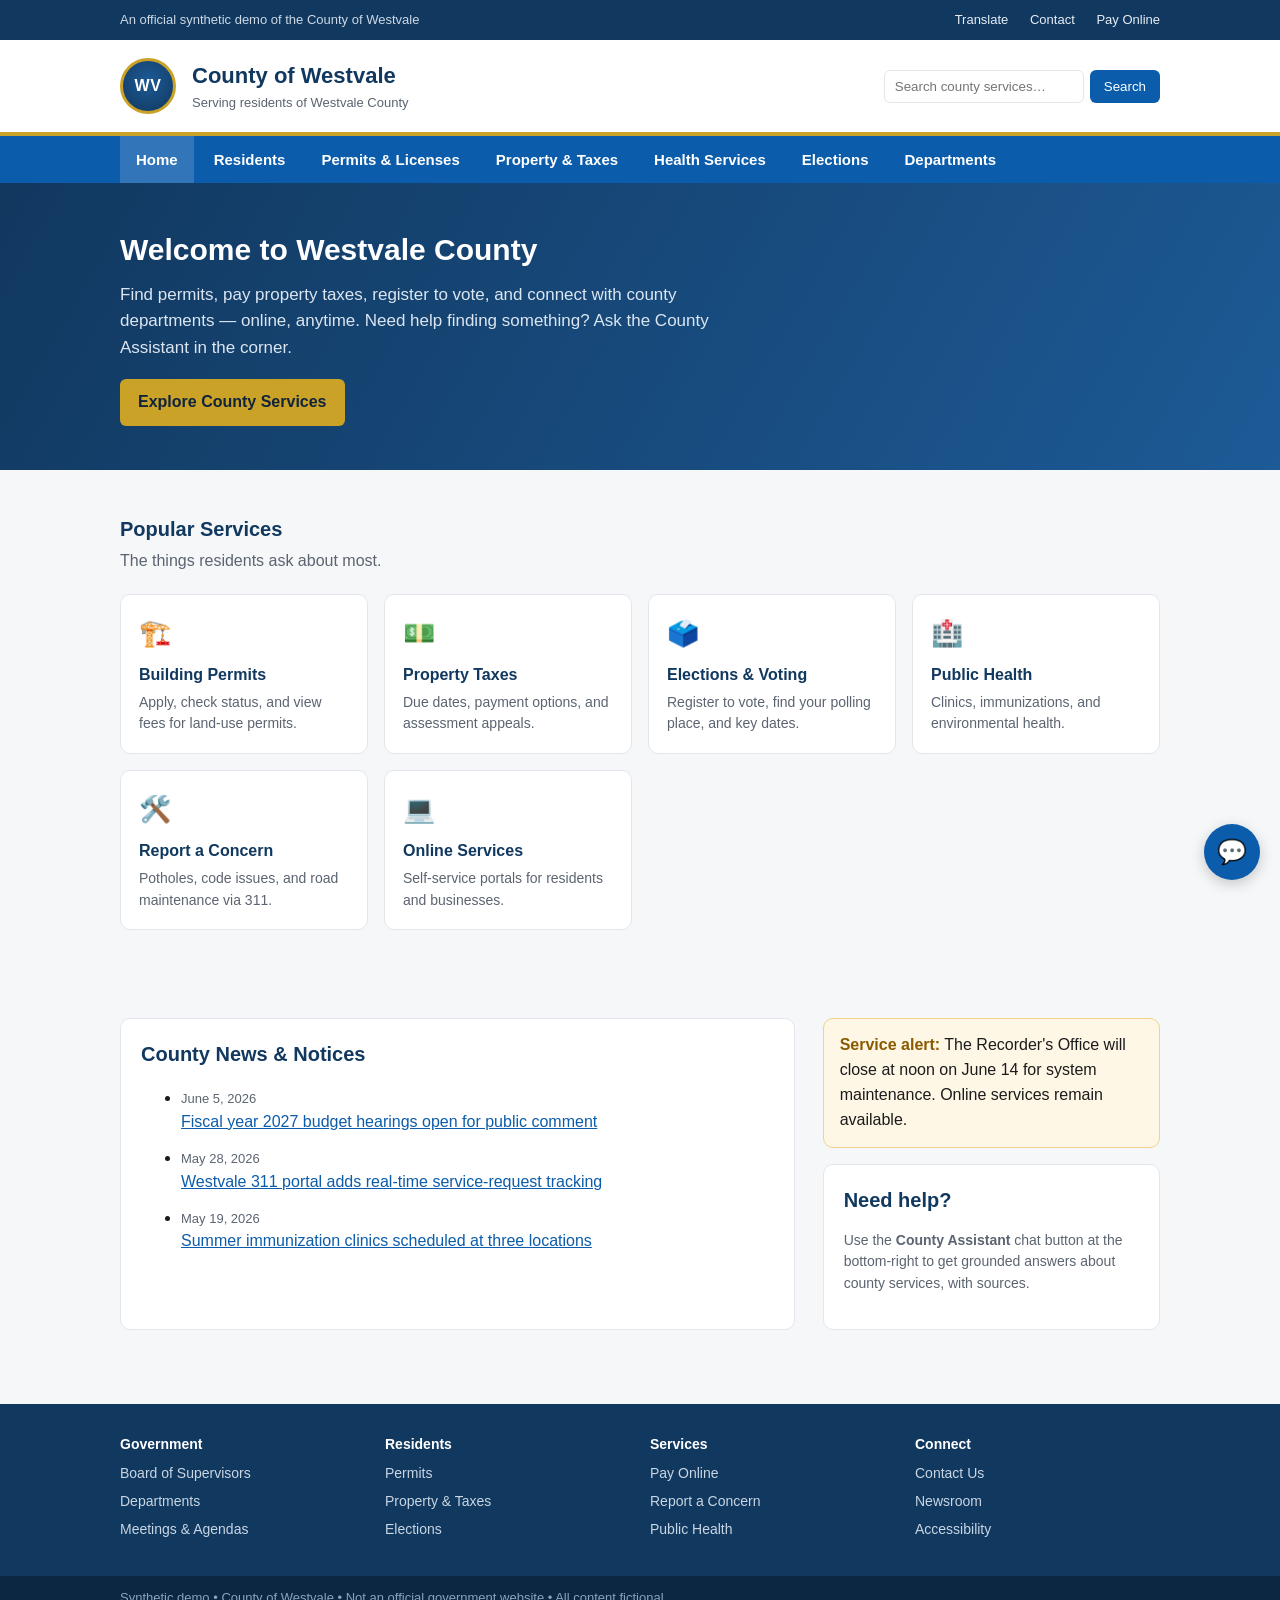
<file: wordpress/demo-site/index.html>
<!DOCTYPE html>
<!--
  County of Westvale — SYNTHETIC demo site (not a real government website).
  ----------------------------------------------------------------------------
  This is a mock WordPress-style theme used to demonstrate how the Azure AI
  Foundry chatbot embeds into a county website that (in production) is hosted on
  AWS. It loads the SAME widget assets shipped in wordpress/widget/ and points
  them at the local FastAPI backend, which stands in for the APIM -> Foundry path.

  All content, names, and figures are fictional (County of Westvale).

  Run locally:
    1) Start the backend (allows this page's origin via CORS):
         APP_CORS_ORIGINS="http://localhost:8080" \
           .venv/bin/python -m uvicorn app.main:app --app-dir src --port 8000
    2) Serve this site:
         python -m http.server 8080 -d wordpress
    3) Open: http://localhost:8080/demo-site/
-->
<html lang="en">
<head>
  <meta charset="utf-8" />
  <meta name="viewport" content="width=device-width, initial-scale=1" />
  <title>County of Westvale — Residents, Services &amp; Government</title>
  <style>
    :root {
      --gov-navy: #11385f;
      --gov-blue: #0b5cab;
      --gov-gold: #c9a227;
      --gov-bg: #f6f7f9;
      --gov-text: #1b1b1b;
      --gov-muted: #5b6470;
      --gov-line: #e3e6ea;
    }
    * { box-sizing: border-box; }
    body {
      margin: 0;
      font-family: -apple-system, BlinkMacSystemFont, "Segoe UI", Roboto, Helvetica, Arial, sans-serif;
      color: var(--gov-text);
      background: var(--gov-bg);
      line-height: 1.55;
    }
    a { color: var(--gov-blue); }

    /* Top utility bar */
    .gov-utility {
      background: var(--gov-navy);
      color: #cdd9e6;
      font-size: 13px;
    }
    .gov-utility .wrap { display: flex; justify-content: space-between; align-items: center; }
    .gov-utility a { color: #e7eef6; text-decoration: none; }
    .gov-utility .links a { margin-left: 18px; }

    .wrap { max-width: 1080px; margin: 0 auto; padding: 10px 20px; }

    /* Masthead */
    .gov-masthead { background: #fff; border-bottom: 4px solid var(--gov-gold); }
    .gov-masthead .wrap { display: flex; align-items: center; gap: 16px; padding: 18px 20px; }
    .gov-seal {
      width: 56px; height: 56px; border-radius: 50%;
      background: radial-gradient(circle at 50% 40%, #1d5a96, var(--gov-navy));
      color: #fff; display: grid; place-items: center; font-weight: 700; letter-spacing: .5px;
      border: 3px solid var(--gov-gold); flex: 0 0 auto;
    }
    .gov-brand h1 { font-size: 22px; margin: 0; color: var(--gov-navy); }
    .gov-brand p { margin: 0; color: var(--gov-muted); font-size: 13px; }
    .gov-search { margin-left: auto; display: flex; gap: 6px; }
    .gov-search input { padding: 8px 10px; border: 1px solid var(--gov-line); border-radius: 6px; min-width: 200px; }
    .gov-search button { padding: 8px 14px; border: none; border-radius: 6px; background: var(--gov-blue); color: #fff; cursor: pointer; }

    /* Primary nav */
    .gov-nav { background: var(--gov-blue); }
    .gov-nav .wrap { display: flex; gap: 4px; padding: 0 20px; flex-wrap: wrap; }
    .gov-nav a {
      color: #fff; text-decoration: none; padding: 12px 16px; font-weight: 600; font-size: 15px;
    }
    .gov-nav a:hover, .gov-nav a.active { background: rgba(255,255,255,.16); }

    /* Hero */
    .gov-hero {
      background: linear-gradient(120deg, var(--gov-navy), #1d5a96);
      color: #fff;
    }
    .gov-hero .wrap { padding: 44px 20px; }
    .gov-hero h2 { font-size: 30px; margin: 0 0 8px; }
    .gov-hero p { font-size: 17px; max-width: 640px; color: #dce6f1; margin: 0 0 18px; }
    .gov-hero .cta { display: inline-block; background: var(--gov-gold); color: #11243b; font-weight: 700;
      padding: 11px 18px; border-radius: 6px; text-decoration: none; }

    /* Quick services */
    .section { padding: 34px 20px; }
    .section h3 { color: var(--gov-navy); font-size: 20px; margin: 0 0 4px; }
    .section .sub { color: var(--gov-muted); margin: 0 0 20px; }
    .cards { display: grid; grid-template-columns: repeat(auto-fit, minmax(220px, 1fr)); gap: 16px; }
    .card {
      background: #fff; border: 1px solid var(--gov-line); border-radius: 10px; padding: 18px;
      text-decoration: none; color: inherit; transition: box-shadow .15s, transform .15s;
    }
    .card:hover { box-shadow: 0 8px 22px rgba(17,56,95,.12); transform: translateY(-2px); }
    .card .ico { font-size: 26px; }
    .card h4 { margin: 10px 0 4px; color: var(--gov-navy); font-size: 16px; }
    .card p { margin: 0; color: var(--gov-muted); font-size: 14px; }

    /* Two-column content */
    .grid2 { display: grid; grid-template-columns: 2fr 1fr; gap: 28px; }
    .panel { background: #fff; border: 1px solid var(--gov-line); border-radius: 10px; padding: 20px; }
    .panel h3 { margin-top: 0; }
    .news li { margin-bottom: 12px; }
    .news .date { color: var(--gov-muted); font-size: 13px; display: block; }
    .alert { background: #fff7e6; border: 1px solid #f0d28a; border-radius: 10px; padding: 14px 16px; }
    .alert strong { color: #8a5a00; }

    /* Footer */
    .gov-footer { background: var(--gov-navy); color: #c9d6e4; margin-top: 30px; }
    .gov-footer .wrap { display: grid; grid-template-columns: repeat(auto-fit, minmax(180px,1fr)); gap: 20px; padding: 30px 20px; }
    .gov-footer h5 { color: #fff; margin: 0 0 8px; font-size: 14px; }
    .gov-footer a { color: #c9d6e4; text-decoration: none; display: block; font-size: 14px; margin-bottom: 6px; }
    .gov-legal { background: #0c2742; color: #8ba3bd; font-size: 13px; }
    .gov-legal .wrap { padding: 12px 20px; }

    @media (max-width: 760px) {
      .grid2 { grid-template-columns: 1fr; }
      .gov-search { display: none; }
    }
  </style>
</head>
<body>
  <!-- Utility bar -->
  <div class="gov-utility">
    <div class="wrap">
      <span>An official synthetic demo of the County of Westvale</span>
      <span class="links">
        <a href="#">Translate</a>
        <a href="#">Contact</a>
        <a href="#">Pay Online</a>
      </span>
    </div>
  </div>

  <!-- Masthead -->
  <header class="gov-masthead">
    <div class="wrap">
      <div class="gov-seal">WV</div>
      <div class="gov-brand">
        <h1>County of Westvale</h1>
        <p>Serving residents of Westvale County</p>
      </div>
      <form class="gov-search" onsubmit="return false;">
        <input type="text" placeholder="Search county services…" aria-label="Search" />
        <button type="submit">Search</button>
      </form>
    </div>
  </header>

  <!-- Primary navigation -->
  <nav class="gov-nav">
    <div class="wrap">
      <a href="#" class="active">Home</a>
      <a href="#">Residents</a>
      <a href="#">Permits &amp; Licenses</a>
      <a href="#">Property &amp; Taxes</a>
      <a href="#">Health Services</a>
      <a href="#">Elections</a>
      <a href="#">Departments</a>
    </div>
  </nav>

  <!-- Hero -->
  <section class="gov-hero">
    <div class="wrap">
      <h2>Welcome to Westvale County</h2>
      <p>Find permits, pay property taxes, register to vote, and connect with county
         departments — online, anytime. Need help finding something? Ask the County
         Assistant in the corner.</p>
      <a class="cta" href="#services">Explore County Services</a>
    </div>
  </section>

  <!-- Quick services -->
  <section class="section" id="services">
    <div class="wrap">
      <h3>Popular Services</h3>
      <p class="sub">The things residents ask about most.</p>
      <div class="cards">
        <a class="card" href="#"><div class="ico">🏗️</div><h4>Building Permits</h4><p>Apply, check status, and view fees for land-use permits.</p></a>
        <a class="card" href="#"><div class="ico">💵</div><h4>Property Taxes</h4><p>Due dates, payment options, and assessment appeals.</p></a>
        <a class="card" href="#"><div class="ico">🗳️</div><h4>Elections &amp; Voting</h4><p>Register to vote, find your polling place, and key dates.</p></a>
        <a class="card" href="#"><div class="ico">🏥</div><h4>Public Health</h4><p>Clinics, immunizations, and environmental health.</p></a>
        <a class="card" href="#"><div class="ico">🛠️</div><h4>Report a Concern</h4><p>Potholes, code issues, and road maintenance via 311.</p></a>
        <a class="card" href="#"><div class="ico">💻</div><h4>Online Services</h4><p>Self-service portals for residents and businesses.</p></a>
      </div>
    </div>
  </section>

  <!-- Two-column content -->
  <section class="section">
    <div class="wrap grid2">
      <div class="panel news">
        <h3>County News &amp; Notices</h3>
        <ul>
          <li><span class="date">June 5, 2026</span><a href="#">Fiscal year 2027 budget hearings open for public comment</a></li>
          <li><span class="date">May 28, 2026</span><a href="#">Westvale 311 portal adds real-time service-request tracking</a></li>
          <li><span class="date">May 19, 2026</span><a href="#">Summer immunization clinics scheduled at three locations</a></li>
        </ul>
      </div>
      <aside>
        <div class="alert">
          <strong>Service alert:</strong> The Recorder's Office will close at noon on
          June 14 for system maintenance. Online services remain available.
        </div>
        <div class="panel" style="margin-top:16px;">
          <h3 style="margin-top:0;">Need help?</h3>
          <p style="color:var(--gov-muted); font-size:14px;">
            Use the <strong>County Assistant</strong> chat button at the bottom-right
            to get grounded answers about county services, with sources.
          </p>
        </div>
      </aside>
    </div>
  </section>

  <!-- Footer -->
  <footer class="gov-footer">
    <div class="wrap">
      <div><h5>Government</h5><a href="#">Board of Supervisors</a><a href="#">Departments</a><a href="#">Meetings &amp; Agendas</a></div>
      <div><h5>Residents</h5><a href="#">Permits</a><a href="#">Property &amp; Taxes</a><a href="#">Elections</a></div>
      <div><h5>Services</h5><a href="#">Pay Online</a><a href="#">Report a Concern</a><a href="#">Public Health</a></div>
      <div><h5>Connect</h5><a href="#">Contact Us</a><a href="#">Newsroom</a><a href="#">Accessibility</a></div>
    </div>
  </footer>
  <div class="gov-legal"><div class="wrap">Synthetic demo • County of Westvale • Not an official government website • All content fictional.</div></div>

  <!--
    ===== County Assistant widget (the SAME assets shipped in wordpress/widget/) =====
    In production this runs on the hosted WordPress site and calls APIM, which
    fronts Azure AI Foundry. For this local demo we point it directly at the
    FastAPI backend in browser-direct mode.
  -->
  <link rel="stylesheet" href="../widget/county-assistant-widget.css" />
  <div id="county-assistant-root"></div>
  <script>
    // Backend base (stands in for the APIM -> Foundry path in this local demo).
    var COUNTY_API_BASE = "http://localhost:8000";

    // Sensible defaults; overridden below by the backend's active site profile so
    // the SAME page reflects whichever DEMO_SITE_PROFILE the backend is running.
    window.CountyAssistant = {
      endpoint: COUNTY_API_BASE + "/api/chat",
      mode: "browser-direct",
      title: "County Assistant",
      greeting: "Hi! I can help with Westvale County services — permits, taxes, voting, health, and more. What do you need?"
    };

    // Programmatic site switch: ask the backend which site profile is active.
    // (Set DEMO_SITE_PROFILE=westvale|staging on the backend to switch.)
    function loadWidget() {
      var s = document.createElement("script");
      s.src = "../widget/county-assistant-widget.js";
      s.defer = true;
      document.body.appendChild(s);
    }
    fetch(COUNTY_API_BASE + "/api/site")
      .then(function (r) { return r.ok ? r.json() : null; })
      .then(function (p) {
        if (p) {
          window.CountyAssistant.title = p.title || window.CountyAssistant.title;
          window.CountyAssistant.greeting = p.greeting || window.CountyAssistant.greeting;
          document.documentElement.setAttribute("data-county-site", p.site || "westvale");
        }
        loadWidget();
      })
      .catch(function () { loadWidget(); /* keep defaults if backend not reachable */ });
  </script>
</body>
</html>
</file>
<file: wordpress/widget/county-assistant-widget.css>
/* County Assistant — widget styles (prototype). Minimal, accessible, themeable. */
:root {
  --ca-primary: #0b5cab;
  --ca-primary-contrast: #ffffff;
  --ca-bg: #ffffff;
  --ca-user: #e7f0fb;
  --ca-assistant: #f3f4f6;
  --ca-text: #1b1b1b;
  --ca-radius: 12px;
}

.ca-launcher {
  position: fixed;
  right: 20px;
  bottom: 20px;
  width: 56px;
  height: 56px;
  border-radius: 50%;
  border: none;
  background: var(--ca-primary);
  color: var(--ca-primary-contrast);
  font-size: 24px;
  cursor: pointer;
  box-shadow: 0 4px 14px rgba(0, 0, 0, 0.2);
  z-index: 2147483000;
}
.ca-launcher:focus-visible { outline: 3px solid #ffbf47; outline-offset: 2px; }

.ca-panel {
  position: fixed;
  right: 20px;
  bottom: 88px;
  width: 360px;
  max-width: calc(100vw - 40px);
  height: 520px;
  max-height: calc(100vh - 120px);
  background: var(--ca-bg);
  color: var(--ca-text);
  border-radius: var(--ca-radius);
  box-shadow: 0 12px 40px rgba(0, 0, 0, 0.25);
  display: flex;
  flex-direction: column;
  overflow: hidden;
  z-index: 2147483000;
  font-family: system-ui, -apple-system, Segoe UI, Roboto, sans-serif;
}
.ca-panel[hidden] { display: none; }

.ca-header {
  display: flex;
  align-items: center;
  justify-content: space-between;
  padding: 12px 14px;
  background: var(--ca-primary);
  color: var(--ca-primary-contrast);
}
.ca-title { font-weight: 600; }
.ca-close {
  background: transparent;
  border: none;
  color: inherit;
  font-size: 22px;
  line-height: 1;
  cursor: pointer;
}

.ca-messages {
  flex: 1;
  padding: 12px;
  overflow-y: auto;
  display: flex;
  flex-direction: column;
  gap: 8px;
}
.ca-msg {
  padding: 8px 12px;
  border-radius: 10px;
  max-width: 85%;
  white-space: pre-wrap;
  word-wrap: break-word;
  font-size: 14px;
  line-height: 1.4;
}
.ca-user { align-self: flex-end; background: var(--ca-user); }
.ca-assistant { align-self: flex-start; background: var(--ca-assistant); }

.ca-citations {
  align-self: flex-start;
  font-size: 12px;
  color: #444;
  display: flex;
  flex-wrap: wrap;
  gap: 6px;
  align-items: center;
}
.ca-citations-title { font-weight: 600; margin-right: 4px; }
.ca-cite {
  background: #eef2f7;
  border-radius: 999px;
  padding: 2px 8px;
  color: var(--ca-primary);
  text-decoration: none;
}

.ca-form { display: flex; gap: 8px; padding: 10px; border-top: 1px solid #eee; }
.ca-input {
  flex: 1;
  padding: 10px;
  border: 1px solid #ccc;
  border-radius: 8px;
  font-size: 14px;
}
.ca-send {
  background: var(--ca-primary);
  color: var(--ca-primary-contrast);
  border: none;
  border-radius: 8px;
  padding: 0 14px;
  cursor: pointer;
}
.ca-send:disabled { opacity: 0.6; cursor: default; }

.ca-disclaimer { padding: 8px 12px; font-size: 11px; color: #666; border-top: 1px solid #f0f0f0; }
</file>
